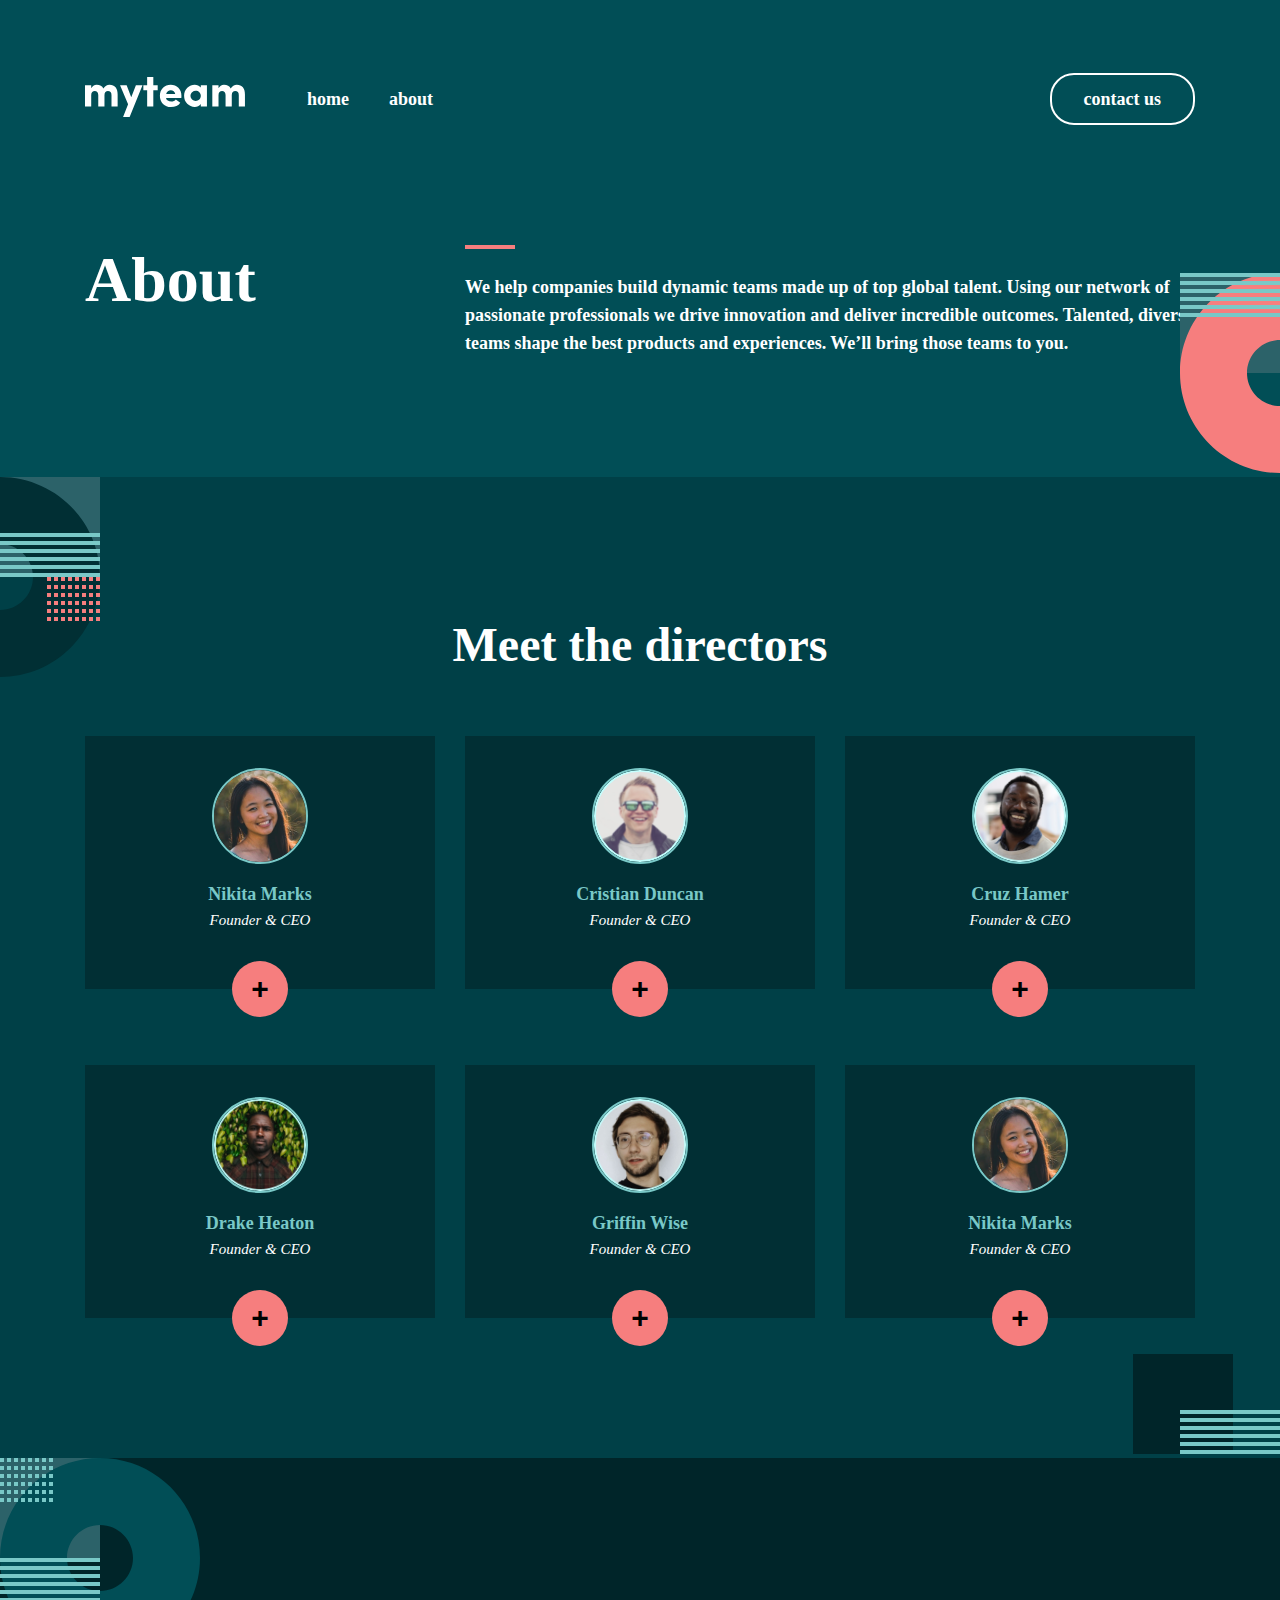
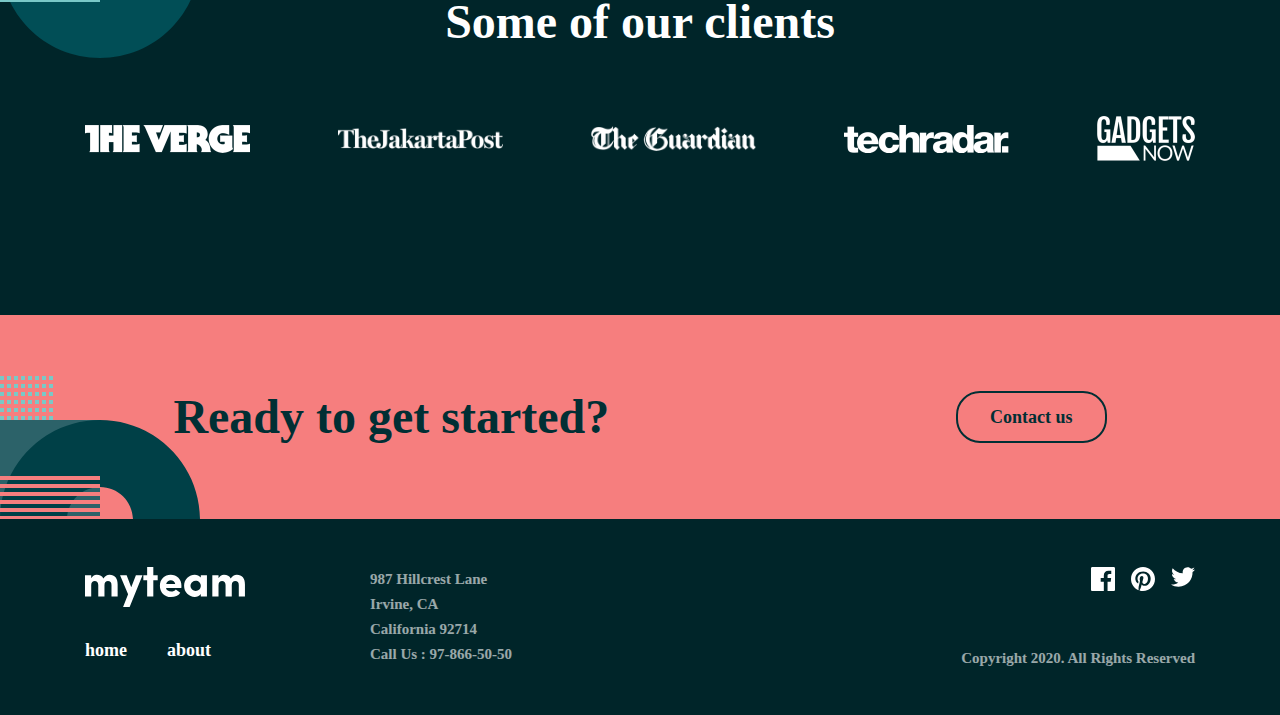
<file: about.html>
<!DOCTYPE html>
<html lang="en">
<head>
  <meta charset="UTF-8">
  <meta name="viewport" content="width=device-width, initial-scale=1.0">

  <link rel="icon" type="image/png" sizes="32x32" href="./img/favicon-32x32.png">
  
  <title>About Page | myteam website </title>
    <!-- links main.css file -->
    <link rel="stylesheet" href="./css/main.css">
    <!-- links medida css file -->
    <link rel="stylesheet" href="./css/media.css">
</head>
<body>

     <!-- SITE-HEADER -->
  <div class="site-header-hero">
    <header class="site-header header">
      <div class="container d-flex">
        <a href="#!" class="site-header__logo logo">
          <img src="./img/logo.svg" alt="Site logo" class="logo-image">
        </a>

        <div class="site-menu__bar">
          <span class="site-menu__line"></span>
        </div>
        <nav class="header-nav nav">
          <ul class="nav-list">
            <li class="nav-item">
              <a href="./index.html" class="nav-link">home</a>
            </li>
            <li class="nav-item">
              <a href="./about.html" class="nav-link">about</a>
            </li>
          </ul>
          <a href="./contact.html" class="site-header__link contact-us primary-btn">contact us</a>
          
        </nav>
       
      </div>
    </header>
   
   
  </div>
  <!-- SITE-HEADER -->

  <!-- about-section -->
  <section class="about">
      <div class="about-companies">
        <div class="container">
         <div class="about-content">
          <h1 class="about-title">About</h1>
          <p class="about-desc">We help companies build dynamic teams made up of top global talent. Using our network of passionate professionals we drive innovation and deliver incredible outcomes. Talented, diverse teams shape the best products and experiences. We’ll bring those teams to you.</p>
         </div>
        </div>
      </div>

      <div class="about-team team">
        <div class="container">
          <h2 class="team-title">Meet the directors</h2>
          <div class="team-cards">
            <div class="team-card">
                <div class="team-ava">
                  <img src="./img/avatar-nikita.jpg" alt="Founder SEO" class="team-ava__image">
                </div>
                <h4 class="team-person__name">Nikita Marks</h4>
                <span class="team-person__job">Founder & CEO</span>
                <button class="team-about__more">+</button>

                <div class="team-card__content">
                  <h4 class="team-person__name">Nikita Marks</h4>
                  <p class="team-person__desc">“Empowered teams create truly amazing products. Set the north star and let them follow it.”</p>
                  <ul class="team-person__social ">
                    <a href="#!" class="social-link">
                      <svg xmlns="http://www.w3.org/2000/svg" width="24" height="20" viewBox="0 0 24 20" fill="none">
                        <path d="M24 2.309C23.117 2.701 22.168 2.965 21.172 3.084C22.189 2.475 22.97 1.51 23.337 0.36C22.386 0.924 21.332 1.334 20.21 1.555C19.313 0.598 18.032 0 16.616 0C13.437 0 11.101 2.966 11.819 6.045C7.728 5.84 4.1 3.88 1.671 0.901C0.381 3.114 1.002 6.009 3.194 7.475C2.388 7.449 1.628 7.228 0.965 6.859C0.911 9.14 2.546 11.274 4.914 11.749C4.221 11.937 3.462 11.981 2.69 11.833C3.316 13.789 5.134 15.212 7.29 15.252C5.22 16.875 2.612 17.6 0 17.292C2.179 18.689 4.768 19.504 7.548 19.504C16.69 19.504 21.855 11.783 21.543 4.858C22.505 4.163 23.34 3.296 24 2.309Z" fill="currentColor"/>
                        </svg>
                    </a>
                    <a href="#!" class="social-link">
                      <svg xmlns="http://www.w3.org/2000/svg" width="20" height="20" viewBox="0 0 20 20" fill="none">
                        <path fill-rule="evenodd" clip-rule="evenodd" d="M2 0H18C19.1 0 20 0.9 20 2V18C20 19.1 19.1 20 18 20H2C0.9 20 0 19.1 0 18V2C0 0.9 0.9 0 2 0ZM6 17V8H3V17H6ZM4.5 6.3C3.5 6.3 2.7 5.5 2.7 4.5C2.7 3.5 3.5 2.7 4.5 2.7C5.5 2.7 6.3 3.5 6.3 4.5C6.3 5.5 5.5 6.3 4.5 6.3ZM14 17H17V11.3C17 9.4 15.4 7.8 13.5 7.8C12.6 7.8 11.5 8.4 11 9.2V8H8V17H11V11.7C11 10.9 11.7 10.2 12.5 10.2C13.3 10.2 14 10.9 14 11.7V17Z" fill="currentColor"/>
                        </svg>
                    </a>
                  </ul>
                </div>
            </div>
            <div class="team-card">
              <div class="team-ava">
                <img src="./img/Oval.svg " alt="Founder SEO" class="team-ava__image">
              </div>
              <h4 class="team-person__name">Cristian Duncan</h4>
              <span class="team-person__job">Founder & CEO</span>
              <button class="team-about__more">+</button>

              <div class="team-card__content">
                <h4 class="team-person__name">Nikita Marks</h4>
                <p class="team-person__desc">“Empowered teams create truly amazing products. Set the north star and let them follow it.”</p>
                <ul class="team-person__social ">
                  <a href="#!" class="social-link">
                    <svg xmlns="http://www.w3.org/2000/svg" width="24" height="20" viewBox="0 0 24 20" fill="none">
                      <path d="M24 2.309C23.117 2.701 22.168 2.965 21.172 3.084C22.189 2.475 22.97 1.51 23.337 0.36C22.386 0.924 21.332 1.334 20.21 1.555C19.313 0.598 18.032 0 16.616 0C13.437 0 11.101 2.966 11.819 6.045C7.728 5.84 4.1 3.88 1.671 0.901C0.381 3.114 1.002 6.009 3.194 7.475C2.388 7.449 1.628 7.228 0.965 6.859C0.911 9.14 2.546 11.274 4.914 11.749C4.221 11.937 3.462 11.981 2.69 11.833C3.316 13.789 5.134 15.212 7.29 15.252C5.22 16.875 2.612 17.6 0 17.292C2.179 18.689 4.768 19.504 7.548 19.504C16.69 19.504 21.855 11.783 21.543 4.858C22.505 4.163 23.34 3.296 24 2.309Z" fill="currentColor"/>
                      </svg>
                  </a>
                  <a href="#!" class="social-link">
                    <svg xmlns="http://www.w3.org/2000/svg" width="20" height="20" viewBox="0 0 20 20" fill="none">
                      <path fill-rule="evenodd" clip-rule="evenodd" d="M2 0H18C19.1 0 20 0.9 20 2V18C20 19.1 19.1 20 18 20H2C0.9 20 0 19.1 0 18V2C0 0.9 0.9 0 2 0ZM6 17V8H3V17H6ZM4.5 6.3C3.5 6.3 2.7 5.5 2.7 4.5C2.7 3.5 3.5 2.7 4.5 2.7C5.5 2.7 6.3 3.5 6.3 4.5C6.3 5.5 5.5 6.3 4.5 6.3ZM14 17H17V11.3C17 9.4 15.4 7.8 13.5 7.8C12.6 7.8 11.5 8.4 11 9.2V8H8V17H11V11.7C11 10.9 11.7 10.2 12.5 10.2C13.3 10.2 14 10.9 14 11.7V17Z" fill="currentColor"/>
                      </svg>
                  </a>
                </ul>
              </div>
            </div>
            <div class="team-card">
              <div class="team-ava">
                <img src="./img/Oval (2).png" alt="Founder SEO" class="team-ava__image">
              </div>
              <h4 class="team-person__name">Cruz Hamer</h4>
              <span class="team-person__job">Founder & CEO</span>
              <button class="team-about__more">+</button>

              <div class="team-card__content">
                <h4 class="team-person__name">Nikita Marks</h4>
                <p class="team-person__desc">“Empowered teams create truly amazing products. Set the north star and let them follow it.”</p>
                <ul class="team-person__social ">
                  <a href="#!" class="social-link">
                    <svg xmlns="http://www.w3.org/2000/svg" width="24" height="20" viewBox="0 0 24 20" fill="none">
                      <path d="M24 2.309C23.117 2.701 22.168 2.965 21.172 3.084C22.189 2.475 22.97 1.51 23.337 0.36C22.386 0.924 21.332 1.334 20.21 1.555C19.313 0.598 18.032 0 16.616 0C13.437 0 11.101 2.966 11.819 6.045C7.728 5.84 4.1 3.88 1.671 0.901C0.381 3.114 1.002 6.009 3.194 7.475C2.388 7.449 1.628 7.228 0.965 6.859C0.911 9.14 2.546 11.274 4.914 11.749C4.221 11.937 3.462 11.981 2.69 11.833C3.316 13.789 5.134 15.212 7.29 15.252C5.22 16.875 2.612 17.6 0 17.292C2.179 18.689 4.768 19.504 7.548 19.504C16.69 19.504 21.855 11.783 21.543 4.858C22.505 4.163 23.34 3.296 24 2.309Z" fill="currentColor"/>
                      </svg>
                  </a>
                  <a href="#!" class="social-link">
                    <svg xmlns="http://www.w3.org/2000/svg" width="20" height="20" viewBox="0 0 20 20" fill="none">
                      <path fill-rule="evenodd" clip-rule="evenodd" d="M2 0H18C19.1 0 20 0.9 20 2V18C20 19.1 19.1 20 18 20H2C0.9 20 0 19.1 0 18V2C0 0.9 0.9 0 2 0ZM6 17V8H3V17H6ZM4.5 6.3C3.5 6.3 2.7 5.5 2.7 4.5C2.7 3.5 3.5 2.7 4.5 2.7C5.5 2.7 6.3 3.5 6.3 4.5C6.3 5.5 5.5 6.3 4.5 6.3ZM14 17H17V11.3C17 9.4 15.4 7.8 13.5 7.8C12.6 7.8 11.5 8.4 11 9.2V8H8V17H11V11.7C11 10.9 11.7 10.2 12.5 10.2C13.3 10.2 14 10.9 14 11.7V17Z" fill="currentColor"/>
                      </svg>
                  </a>
                </ul>
              </div>
            </div>
            <div class="team-card">
              <div class="team-ava">
                <img src="./img/Oval (3).png" alt="Founder SEO" class="team-ava__image">
              </div>
              <h4 class="team-person__name">Drake Heaton</h4>
              <span class="team-person__job">Founder & CEO</span>
              <button class="team-about__more">+</button>

              <div class="team-card__content">
                <h4 class="team-person__name">Nikita Marks</h4>
                <p class="team-person__desc">“Empowered teams create truly amazing products. Set the north star and let them follow it.”</p>
                <ul class="team-person__social ">
                  <a href="#!" class="social-link">
                    <svg xmlns="http://www.w3.org/2000/svg" width="24" height="20" viewBox="0 0 24 20" fill="none">
                      <path d="M24 2.309C23.117 2.701 22.168 2.965 21.172 3.084C22.189 2.475 22.97 1.51 23.337 0.36C22.386 0.924 21.332 1.334 20.21 1.555C19.313 0.598 18.032 0 16.616 0C13.437 0 11.101 2.966 11.819 6.045C7.728 5.84 4.1 3.88 1.671 0.901C0.381 3.114 1.002 6.009 3.194 7.475C2.388 7.449 1.628 7.228 0.965 6.859C0.911 9.14 2.546 11.274 4.914 11.749C4.221 11.937 3.462 11.981 2.69 11.833C3.316 13.789 5.134 15.212 7.29 15.252C5.22 16.875 2.612 17.6 0 17.292C2.179 18.689 4.768 19.504 7.548 19.504C16.69 19.504 21.855 11.783 21.543 4.858C22.505 4.163 23.34 3.296 24 2.309Z" fill="currentColor"/>
                      </svg>
                  </a>
                  <a href="#!" class="social-link">
                    <svg xmlns="http://www.w3.org/2000/svg" width="20" height="20" viewBox="0 0 20 20" fill="none">
                      <path fill-rule="evenodd" clip-rule="evenodd" d="M2 0H18C19.1 0 20 0.9 20 2V18C20 19.1 19.1 20 18 20H2C0.9 20 0 19.1 0 18V2C0 0.9 0.9 0 2 0ZM6 17V8H3V17H6ZM4.5 6.3C3.5 6.3 2.7 5.5 2.7 4.5C2.7 3.5 3.5 2.7 4.5 2.7C5.5 2.7 6.3 3.5 6.3 4.5C6.3 5.5 5.5 6.3 4.5 6.3ZM14 17H17V11.3C17 9.4 15.4 7.8 13.5 7.8C12.6 7.8 11.5 8.4 11 9.2V8H8V17H11V11.7C11 10.9 11.7 10.2 12.5 10.2C13.3 10.2 14 10.9 14 11.7V17Z" fill="currentColor"/>
                      </svg>
                  </a>
                </ul>
              </div>
            </div>
            <div class="team-card">
              <div class="team-ava">
                <img src="./img/Oval (4).png" alt="Founder SEO" class="team-ava__image">
              </div>
              <h4 class="team-person__name">Griffin Wise</h4>
              <span class="team-person__job">Founder & CEO</span>
              <button class="team-about__more">+</button>

              <div class="team-card__content">
                <h4 class="team-person__name">Nikita Marks</h4>
                <p class="team-person__desc">“Empowered teams create truly amazing products. Set the north star and let them follow it.”</p>
                <ul class="team-person__social ">
                  <a href="#!" class="social-link">
                    <svg xmlns="http://www.w3.org/2000/svg" width="24" height="20" viewBox="0 0 24 20" fill="none">
                      <path d="M24 2.309C23.117 2.701 22.168 2.965 21.172 3.084C22.189 2.475 22.97 1.51 23.337 0.36C22.386 0.924 21.332 1.334 20.21 1.555C19.313 0.598 18.032 0 16.616 0C13.437 0 11.101 2.966 11.819 6.045C7.728 5.84 4.1 3.88 1.671 0.901C0.381 3.114 1.002 6.009 3.194 7.475C2.388 7.449 1.628 7.228 0.965 6.859C0.911 9.14 2.546 11.274 4.914 11.749C4.221 11.937 3.462 11.981 2.69 11.833C3.316 13.789 5.134 15.212 7.29 15.252C5.22 16.875 2.612 17.6 0 17.292C2.179 18.689 4.768 19.504 7.548 19.504C16.69 19.504 21.855 11.783 21.543 4.858C22.505 4.163 23.34 3.296 24 2.309Z" fill="currentColor"/>
                      </svg>
                  </a>
                  <a href="#!" class="social-link">
                    <svg xmlns="http://www.w3.org/2000/svg" width="20" height="20" viewBox="0 0 20 20" fill="none">
                      <path fill-rule="evenodd" clip-rule="evenodd" d="M2 0H18C19.1 0 20 0.9 20 2V18C20 19.1 19.1 20 18 20H2C0.9 20 0 19.1 0 18V2C0 0.9 0.9 0 2 0ZM6 17V8H3V17H6ZM4.5 6.3C3.5 6.3 2.7 5.5 2.7 4.5C2.7 3.5 3.5 2.7 4.5 2.7C5.5 2.7 6.3 3.5 6.3 4.5C6.3 5.5 5.5 6.3 4.5 6.3ZM14 17H17V11.3C17 9.4 15.4 7.8 13.5 7.8C12.6 7.8 11.5 8.4 11 9.2V8H8V17H11V11.7C11 10.9 11.7 10.2 12.5 10.2C13.3 10.2 14 10.9 14 11.7V17Z" fill="currentColor"/>
                      </svg>
                  </a>
                </ul>
              </div>
            </div>
            <div class="team-card">
              <div class="team-ava">
                <img src="./img/avatar-nikita.jpg" alt="Founder SEO" class="team-ava__image">
              </div>
              <h4 class="team-person__name">Nikita Marks</h4>
              <span class="team-person__job">Founder & CEO</span>
              <button class="team-about__more active">+</button>

              <div class="team-card__content">
                <h4 class="team-person__name">Nikita Marks</h4>
                <p class="team-person__desc">“Empowered teams create truly amazing products. Set the north star and let them follow it.”</p>
                <ul class="team-person__social ">
                  <a href="#!" class="social-link">
                    <svg xmlns="http://www.w3.org/2000/svg" width="24" height="20" viewBox="0 0 24 20" fill="none">
                      <path d="M24 2.309C23.117 2.701 22.168 2.965 21.172 3.084C22.189 2.475 22.97 1.51 23.337 0.36C22.386 0.924 21.332 1.334 20.21 1.555C19.313 0.598 18.032 0 16.616 0C13.437 0 11.101 2.966 11.819 6.045C7.728 5.84 4.1 3.88 1.671 0.901C0.381 3.114 1.002 6.009 3.194 7.475C2.388 7.449 1.628 7.228 0.965 6.859C0.911 9.14 2.546 11.274 4.914 11.749C4.221 11.937 3.462 11.981 2.69 11.833C3.316 13.789 5.134 15.212 7.29 15.252C5.22 16.875 2.612 17.6 0 17.292C2.179 18.689 4.768 19.504 7.548 19.504C16.69 19.504 21.855 11.783 21.543 4.858C22.505 4.163 23.34 3.296 24 2.309Z" fill="currentColor"/>
                      </svg>
                  </a>
                  <a href="#!" class="social-link">
                    <svg xmlns="http://www.w3.org/2000/svg" width="20" height="20" viewBox="0 0 20 20" fill="none">
                      <path fill-rule="evenodd" clip-rule="evenodd" d="M2 0H18C19.1 0 20 0.9 20 2V18C20 19.1 19.1 20 18 20H2C0.9 20 0 19.1 0 18V2C0 0.9 0.9 0 2 0ZM6 17V8H3V17H6ZM4.5 6.3C3.5 6.3 2.7 5.5 2.7 4.5C2.7 3.5 3.5 2.7 4.5 2.7C5.5 2.7 6.3 3.5 6.3 4.5C6.3 5.5 5.5 6.3 4.5 6.3ZM14 17H17V11.3C17 9.4 15.4 7.8 13.5 7.8C12.6 7.8 11.5 8.4 11 9.2V8H8V17H11V11.7C11 10.9 11.7 10.2 12.5 10.2C13.3 10.2 14 10.9 14 11.7V17Z" fill="currentColor"/>
                      </svg>
                  </a>
                </ul>
              </div>
            </div>
          </div>
        </div>
      </div>

      <!-- our clients -->
      <div class="clients">
        <div class="container">
          <h2 class="our-client__title">Some of our clients</h2>
          <div class="client-items">
            <a href="#!" class="cleint-logo__link">
              <img src="./img/logo-the-verge.png" alt="The-verge image" class="client-logo">
            </a>
            <a href="#!" class="cleint-logo__link">
              <img src="./img/logo-jakarta-post.png" alt="The-jakarta image" class="client-logo">
            </a>
            <a href="#!" class="cleint-logo__link">
              <img src="./img/logo-the-guardian.png" alt="The-guardian image" class="client-logo">
            </a>
            
            <a href="#!" class="cleint-logo__link">
              <img src="./img/logo-tech-radar.png" alt="The-radar image" class="client-logo">
            </a>
            <a href="#!" class="cleint-logo__link">
              <img src="./img/logo-gadgets-now.png" style="height: 45px;" alt="The-gadgets image" class="client-logo">
            </a>
          </div>
        </div>
      </div>
       <!-- our clients -->
       <!-- contact -->
    <div class="contact">
      <div class="contact-content">
        <h3 class="contact-title">Ready to get started?</h3>
        <a href="#!" class="contact-btn primary-btn">Contact us</a>
      </div>
  </div>
  <!-- contact -->
  </section>
    <!-- about-section -->

     <!-- SITE-FOOTER -->
  <footer class="site-footer">
    <div class="container">
      <div class="footer-info">
        <div class="footer-menu">
          <div class="footer-menu__list">
            <a href="./index.html" class="footer-logo logo">
              <img src="./img/logo.svg" alt="Site logo" class="footer-logo__image">
            </a>
            <ul class="nav-list">
              <li class="nav-item">
                <a href="./index.html" class="nav-link">home</a>
              </li>
              <li class="nav-item">
                <a href="./about.html" class="nav-link">about</a>
              </li>
            </ul>
          </div>
          <p class="footer-contact">
            987  Hillcrest Lane <br>Irvine, CA <br> California  92714 <br>Call Us : <a href="tel:998978665050" class="footer-contact__phone">97-866-50-50</a>
          </p>
        </div>
        <div class="footer-social social">
          <ul class="social-list">
            <a href="#!" class="social-link">
              <svg xmlns="http://www.w3.org/2000/svg" width="24" height="24" viewBox="0 0 24 24" fill="none">
                <path d="M22.675 0H1.325C0.593 0 0 0.593 0 1.325V22.676C0 23.407 0.593 24 1.325 24H12.82V14.706H9.692V11.084H12.82V8.413C12.82 5.313 14.713 3.625 17.479 3.625C18.804 3.625 19.942 3.724 20.274 3.768V7.008L18.356 7.009C16.852 7.009 16.561 7.724 16.561 8.772V11.085H20.148L19.681 14.707H16.561V24H22.677C23.407 24 24 23.407 24 22.675V1.325C24 0.593 23.407 0 22.675 0Z" fill="currentColor"/>
                </svg>
            </a>
            <a href="#!" class="social-link">
              <svg xmlns="http://www.w3.org/2000/svg" width="24" height="24" viewBox="0 0 24 24" fill="none">
                <path d="M12 0C5.373 0 0 5.372 0 12C0 17.084 3.163 21.426 7.627 23.174C7.522 22.225 7.427 20.769 7.669 19.733C7.887 18.796 9.076 13.768 9.076 13.768C9.076 13.768 8.717 13.049 8.717 11.986C8.717 10.318 9.684 9.072 10.888 9.072C11.911 9.072 12.406 9.841 12.406 10.762C12.406 11.791 11.751 13.33 11.412 14.757C11.129 15.951 12.011 16.926 13.189 16.926C15.322 16.926 16.961 14.677 16.961 11.431C16.961 8.558 14.897 6.549 11.949 6.549C8.535 6.549 6.531 9.11 6.531 11.756C6.531 12.787 6.928 13.894 7.424 14.494C7.522 14.613 7.536 14.718 7.507 14.839L7.174 16.199C7.121 16.419 7 16.466 6.772 16.36C5.273 15.662 4.336 13.471 4.336 11.711C4.336 7.926 7.086 4.449 12.265 4.449C16.428 4.449 19.663 7.416 19.663 11.38C19.663 15.516 17.056 18.844 13.436 18.844C12.22 18.844 11.077 18.213 10.686 17.466L9.938 20.319C9.667 21.362 8.936 22.669 8.446 23.465C9.57 23.812 10.763 24 12 24C18.627 24 24 18.627 24 12C24 5.372 18.627 0 12 0Z" fill="currentColor"/>
                </svg>
            </a>
            <a href="#!" class="social-link">
              <svg xmlns="http://www.w3.org/2000/svg" width="24" height="20" viewBox="0 0 24 20" fill="none">
                <path d="M24 2.55699C23.117 2.94899 22.168 3.21299 21.172 3.33199C22.189 2.72299 22.97 1.75799 23.337 0.607986C22.386 1.17199 21.332 1.58199 20.21 1.80299C19.313 0.845986 18.032 0.247986 16.616 0.247986C13.437 0.247986 11.101 3.21399 11.819 6.29299C7.728 6.08799 4.1 4.12799 1.671 1.14899C0.381 3.36199 1.002 6.25699 3.194 7.72299C2.388 7.69699 1.628 7.47599 0.965 7.10699C0.911 9.38799 2.546 11.522 4.914 11.997C4.221 12.185 3.462 12.229 2.69 12.081C3.316 14.037 5.134 15.46 7.29 15.5C5.22 17.123 2.612 17.848 0 17.54C2.179 18.937 4.768 19.752 7.548 19.752C16.69 19.752 21.855 12.031 21.543 5.10599C22.505 4.41099 23.34 3.54399 24 2.55699Z" fill="currentColor"/>
                </svg>
            </a>
          </ul>
          <p class="footer-text">Copyright 2020. All Rights Reserved</p>
        </div>
        
      </div>
    </div>
  </footer>
  <!-- SITE-FOOTER -->
  


  <script src="./js/main.js"></script>
</body>
</html>
</file>
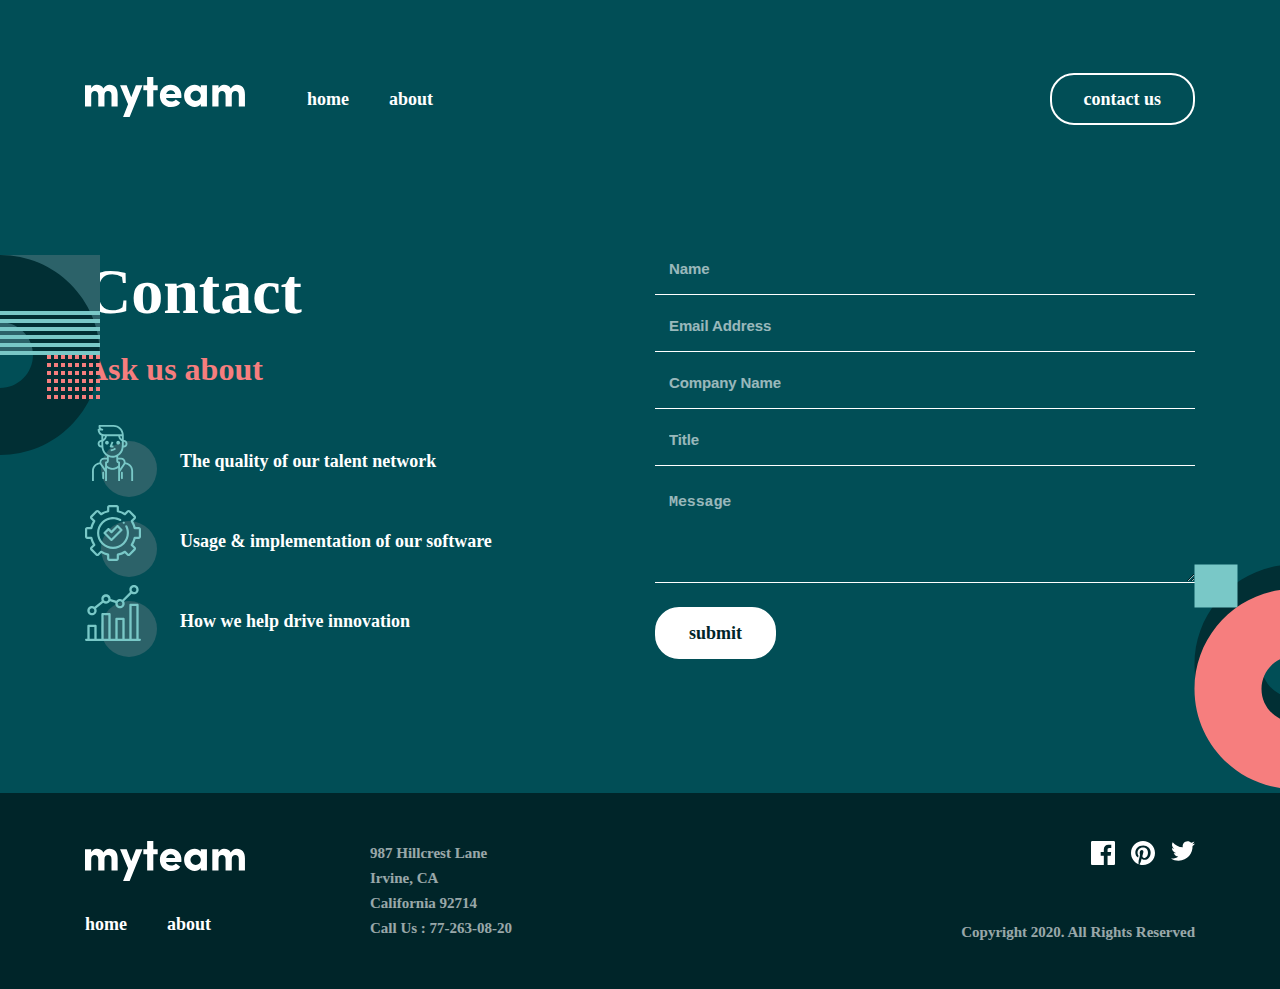
<file: contact.html>
<!DOCTYPE html>
<html lang="en">
<head>
  <meta charset="UTF-8">
  <meta name="viewport" content="width=device-width, initial-scale=1.0">

  <link rel="icon" type="image/png" sizes="32x32" href="./img/favicon-32x32.png">
  <title>Contact Page | myteam website </title>
    <!-- links main.css file -->
    <link rel="stylesheet" href="./css/main.css">
    <!-- links medida css file -->
    <link rel="stylesheet" href="./css/media.css">
</head>
<body>

     <!-- SITE-HEADER -->
  <div class="site-header-hero">
    <header class="site-header header">
      <div class="container d-flex">
        <a href="#!" class="site-header__logo logo">
          <img src="./img/logo.svg" alt="Site logo" class="logo-image">
        </a>

        <div class="site-menu__bar">
          <span class="site-menu__line"></span>
        </div>
        <nav class="header-nav nav">
          <ul class="nav-list">
            <li class="nav-item">
              <a href="./index.html" class="nav-link">home</a>
            </li>
            <li class="nav-item">
              <a href="./about.html" class="nav-link">about</a>
            </li>
          </ul>
          <a href="./contact.html" class="site-header__link contact-us primary-btn">contact us</a>
          
        </nav>
       
      </div>
    </header>
   
  </div>
  <!-- SITE-HEADER -->

  <!-- contact-section -->
  <div class="contact-page">
      <div class="container">
        <div class="contact-page__inner">
          <div class="contact-page__desc">
            <h1 class="contact-page__headline">Contact</h1>
            <p class="contact-page__ask">Ask us about</p>
              <div class="contact-page__use">
                <div class="contact-page__user--item">
                  <svg xmlns="http://www.w3.org/2000/svg" width="72" height="72" viewBox="0 0 72 72" fill="none">
                    <circle cx="44" cy="44" r="28" fill="#2C6269"/>
                    <path fill-rule="evenodd" clip-rule="evenodd" d="M14.496 0H28.496C34.1567 0 38.7627 4.606 38.7627 10.2666V10.2667V14.9333C40.8217 14.9333 42.496 16.6078 42.496 18.6667C42.496 20.7256 40.8217 22.4 38.7627 22.4H38.5502C38.2615 26.0674 36.1978 29.2747 33.1626 31.101V32.6667H36.112C38.6031 32.6667 40.6294 34.693 40.6293 37.1842C40.63 37.2541 40.6291 37.3238 40.6266 37.3934L40.7479 37.4014C44.9638 37.9624 48.096 41.5427 48.0961 45.7333V56H46.2294V45.7334C46.2294 42.4733 43.7934 39.6891 40.5613 39.258L40.1566 39.2323C40.0736 39.3986 39.98 39.5606 39.8761 39.7172L35.0293 46.9513V56H33.1626V42.9565C31.5588 44.1449 29.6055 44.8 27.5627 44.8C25.5195 44.8 23.5664 44.1451 21.9627 42.9571V56H20.096V46.9507L15.2512 39.7198C15.1466 39.5623 15.0525 39.3996 14.9691 39.2326L14.5026 39.2634C11.332 39.689 8.896 42.4732 8.896 45.7333V56H7.0293V45.7333C7.0293 41.5426 10.1616 37.9633 14.3167 37.407L14.4985 37.3946C14.4956 37.3215 14.4946 37.2481 14.4952 37.1746C14.4952 34.6929 16.5214 32.6666 19.0125 32.6666H21.9627V31.1315C19.2935 29.5509 17.3031 26.8626 16.7203 23.577C16.6624 23.2503 16.6185 22.9208 16.5905 22.5904L16.5759 22.4H16.3627C14.3037 22.4 12.6294 20.7255 12.6294 18.6666C12.6294 16.6077 14.3037 14.9333 16.3627 14.9333H16.3641L16.3628 10.5691C14.1573 9.51877 12.6294 7.26788 12.6294 4.66659C12.6294 4.15144 13.0475 3.7333 13.5627 3.7333H14.0639C13.7447 3.18358 13.5627 2.54603 13.5627 1.86659V0.933297C13.5627 0.418141 13.9808 0 14.496 0ZM33.1626 35.672V34.5334H36.112C37.5736 34.5334 38.7627 35.7234 38.7627 37.1934C38.7683 37.7264 38.6153 38.2415 38.3231 38.6811L35.0293 43.5973V37.5387C35.0294 37.0226 34.6121 36.6053 34.096 36.6053H33.9373C33.4893 36.5287 33.1589 36.1377 33.1626 35.672ZM29.5135 32.4996C30.1284 32.3806 30.7238 32.2126 31.2959 32V35.6636C31.2866 36.8807 32.0566 37.9363 33.1626 38.3254V40.4479C31.7317 42.032 29.7088 42.9333 27.5627 42.9333C25.4165 42.9333 23.3937 42.0319 21.9627 40.4494V38.3264C23.0678 37.9373 23.8377 36.8826 23.8294 35.672V32.0136C25.0094 32.4416 26.2731 32.6723 27.5731 32.6723C28.2124 32.6723 28.8621 32.6153 29.5135 32.4996ZM20.096 37.5387V43.5959L16.8043 38.6829C16.5103 38.2414 16.3572 37.7253 16.3628 37.1839C16.3627 35.7224 17.5517 34.5333 19.0134 34.5333H21.9627V35.6786C21.9655 36.1377 21.636 36.5288 21.188 36.6054H21.0293C20.5141 36.6054 20.096 37.0226 20.096 37.5387ZM35.1288 11.1999H36.8963L36.8972 14.0611C36.1836 13.4162 35.4006 12.4564 35.1288 11.1999ZM33.2297 11.1999C33.6439 14.0413 35.8705 15.7542 36.8979 16.4045L36.8988 19.5273L36.7019 22.0715C36.4424 26.3238 33.34 29.8584 29.1727 30.6647C24.2037 31.5467 19.4399 28.2213 18.557 23.2503C18.5094 22.9796 18.473 22.7071 18.4506 22.4401L18.2294 19.6V16.4032C19.2576 15.752 21.4817 14.0394 21.8956 11.1999H33.2297ZM16.3627 16.8H16.3647L16.3655 19.6719L16.432 20.5333H16.3627C15.3333 20.5333 14.496 19.6961 14.496 18.6666C14.496 17.6372 15.3333 16.8 16.3627 16.8ZM19.9966 11.1999C19.7249 12.4555 18.9427 13.4148 18.2294 14.0597V11.1334C18.5343 11.1772 18.8459 11.1999 19.1627 11.1999H19.9966ZM38.7627 19.6V16.8C39.7921 16.8 40.6294 17.6372 40.6294 18.6667C40.6294 19.6961 39.7923 20.5334 38.7627 20.5334H38.6914L38.7627 19.6ZM14.5903 5.6C15.0234 7.72702 16.9097 9.3333 19.1627 9.3333V9.33341H36.8437C36.378 5.13898 32.8127 1.8667 28.496 1.8667H15.4293C15.4293 2.89625 16.2666 3.73341 17.296 3.73341C17.8112 3.73341 18.2293 4.15155 18.2293 4.6667C18.2293 5.18186 17.8112 5.6 17.296 5.6H14.5903ZM23.8294 17.7333C23.8294 18.7642 22.9937 19.6 21.9627 19.6C20.9318 19.6 20.096 18.7642 20.096 17.7333C20.096 16.7023 20.9318 15.8666 21.9627 15.8666C22.9937 15.8666 23.8294 16.7023 23.8294 17.7333ZM33.1627 19.6C34.1937 19.6 35.0294 18.7642 35.0294 17.7333C35.0294 16.7023 34.1937 15.8666 33.1627 15.8666C32.1318 15.8666 31.296 16.7023 31.296 17.7333C31.296 18.7642 32.1318 19.6 33.1627 19.6ZM27.0746 20.5333L28.4288 17.1472L26.6957 16.4537L24.829 21.1204C24.7141 21.4079 24.7497 21.7346 24.9233 21.9903C25.0968 22.246 25.3863 22.4 25.6961 22.4H28.4961V20.5333H27.0746ZM25.8547 24.2667C27.3079 24.2657 28.6743 23.7001 29.7028 22.6726L31.0226 23.9933C29.6421 25.3727 27.8063 26.1324 25.8547 26.1334H25.696V24.2667H25.8547ZM17.2961 47.6C17.2961 47.0839 17.7142 46.6667 18.2294 46.6667C18.7446 46.6667 19.1627 47.0839 19.1627 47.6V53.2C19.1627 53.7161 18.7446 54.1333 18.2294 54.1333C17.7142 54.1333 17.2961 53.7161 17.2961 53.2V47.6ZM35.9627 47.6C35.9627 47.0839 36.3799 46.6667 36.896 46.6667C37.4121 46.6667 37.8294 47.0839 37.8293 47.6V53.2C37.8293 53.7161 37.4121 54.1333 36.896 54.1333C36.3799 54.1333 35.9627 53.7161 35.9627 53.2V47.6Z" fill="#79C8C7"/>
                    </svg>
                    <p class="contact-page__text">The quality of our talent network</p>
                </div>
                <div class="contact-page__user--item">
                  <svg xmlns="http://www.w3.org/2000/svg" width="72" height="72" viewBox="0 0 72 72" fill="none">
                    <circle cx="44" cy="44" r="28" fill="#2C6269"/>
                    <path fill-rule="evenodd" clip-rule="evenodd" d="M33.9062 53.8125C33.9062 55.0186 32.9249 56 31.7188 56H24.2812C23.0751 56 22.0938 55.0186 22.0938 53.8125V50.5471C20.0357 50.0092 18.0717 49.1948 16.2354 48.1177L13.9244 50.4287C13.0712 51.2815 11.6835 51.2815 10.8307 50.4287L5.57129 45.1693C4.71851 44.3165 4.71851 42.9288 5.57129 42.076L7.88226 39.7646C6.80518 37.9283 5.99084 35.9643 5.45294 33.9062H2.1875C0.981384 33.9062 0 32.9249 0 31.7188V24.2812C0 23.0751 0.981384 22.0938 2.1875 22.0938H5.44568C5.98187 20.0323 6.79535 18.0648 7.87244 16.2251L5.57129 13.924C4.71851 13.0712 4.71851 11.6835 5.57129 10.8307L10.8307 5.57129C11.6835 4.71851 13.0712 4.71851 13.9244 5.57129L16.2174 7.86475C18.0588 6.78253 20.0289 5.96478 22.0938 5.42517V2.1875C22.0938 0.981384 23.0751 0 24.2812 0H31.7188C32.9249 0 33.9062 0.981384 33.9062 2.1875V5.41791C35.9741 5.95581 37.948 6.77271 39.7924 7.85449L42.076 5.57129C42.9288 4.71851 44.3165 4.71851 45.1693 5.57129L50.4287 10.8307C51.2815 11.6835 51.2815 13.0712 50.4287 13.9244L48.1455 16.2076C49.2273 18.052 50.0442 20.0259 50.5821 22.0938H53.8125C55.0186 22.0938 56 23.0751 56 24.2812V31.7188C56 32.9249 55.0186 33.9062 53.8125 33.9062H50.5748C50.0352 35.9711 49.217 37.9412 48.1353 39.7826L50.4283 42.076C51.2811 42.9288 51.2811 44.3165 50.4283 45.1693L45.1693 50.4287C44.3165 51.2815 42.9288 51.2815 42.0756 50.4287L39.7749 48.1276C37.9348 49.2047 35.9673 50.0181 33.9062 50.5543V53.8125ZM16.0713 45.641C16.2747 45.641 16.4785 45.6974 16.6596 45.8127C18.7407 47.1415 21.0167 48.0853 23.4238 48.618C23.9249 48.7291 24.2812 49.173 24.2812 49.6862V53.8125H31.7188V49.6921C31.7188 49.1786 32.0759 48.7343 32.5775 48.624C34.988 48.0934 37.2674 47.1509 39.3519 45.823C39.7843 45.5474 40.3504 45.6094 40.7131 45.9721L43.6227 48.8817L48.8817 43.6227L45.9785 40.7195C45.6154 40.3564 45.5538 39.7894 45.8307 39.3566C47.1641 37.2717 48.1118 34.9902 48.6462 32.5762C48.7569 32.0751 49.2012 31.7188 49.7139 31.7188H53.8125V24.2812H49.7199C49.2064 24.2812 48.762 23.9241 48.6518 23.4225C48.1199 21.0051 47.174 18.7202 45.8405 16.6318C45.5645 16.199 45.6265 15.6329 45.9892 15.2698L48.8817 12.3773L43.6227 7.11835L40.7302 10.0108C40.3675 10.3735 39.801 10.4355 39.3682 10.1595C37.2798 8.82605 34.9949 7.88055 32.5775 7.34821C32.0759 7.23798 31.7188 6.79364 31.7188 6.28009V2.1875H24.2812V6.28607C24.2812 6.79919 23.9249 7.2431 23.4242 7.35419C21.0098 7.88867 18.7283 8.83588 16.6434 10.1693C16.211 10.4462 15.6436 10.3846 15.2809 10.0215L12.3773 7.11835L7.11835 12.3773L10.0279 15.2873C10.3906 15.6496 10.4526 16.2157 10.177 16.6481C8.84912 18.7326 7.90662 21.012 7.37598 23.4225C7.26575 23.9241 6.82141 24.2812 6.30786 24.2812H2.1875V31.7188H6.31384C6.82697 31.7188 7.27087 32.0755 7.38196 32.5762C7.91473 34.9838 8.85895 37.2593 10.1873 39.3404C10.4633 39.7732 10.4017 40.3397 10.0386 40.7025L7.11835 43.6227L12.3773 48.8821L15.2975 45.9614C15.509 45.7504 15.7889 45.641 16.0713 45.641ZM16.7083 39.2917C19.8217 42.4046 23.9108 43.9615 28 43.9615C32.0892 43.9615 36.1783 42.4046 39.2917 39.2917C44.1597 34.4241 45.3646 27.0182 42.2901 20.8641C42.0201 20.3237 41.363 20.1041 40.8229 20.3741C40.2825 20.6441 40.0633 21.3012 40.3333 21.8417C42.9865 27.1528 41.9462 33.5439 37.7451 37.7451C35.0581 40.432 31.5295 41.7753 28 41.7748C24.4714 41.7744 20.9419 40.4312 18.2554 37.7451C12.8819 32.3716 12.8819 23.6284 18.2554 18.2554C22.6026 13.9077 29.38 12.9691 34.736 15.9726C35.2628 16.2682 35.9293 16.0807 36.2249 15.5535C36.5201 15.0267 36.3326 14.3602 35.8058 14.0649C32.8296 12.3961 29.3181 11.7219 25.9167 12.1671C22.4039 12.6268 19.2197 14.1974 16.7083 16.7083C10.4821 22.9346 10.4821 33.0654 16.7083 39.2917ZM38.7572 18.8138C38.4684 18.8138 38.1873 18.6976 37.9826 18.4929C37.7792 18.2896 37.6635 18.0084 37.6635 17.72C37.6635 17.4321 37.7792 17.1501 37.9826 16.9467C38.186 16.7429 38.4684 16.6263 38.7572 16.6263C39.0447 16.6263 39.3267 16.7429 39.5305 16.9467C39.7339 17.1501 39.851 17.4321 39.851 17.72C39.851 18.0084 39.7339 18.2896 39.5305 18.4929C39.3259 18.6976 39.0447 18.8138 38.7572 18.8138ZM26.4564 36.0574C26.1663 36.0574 25.8881 35.9421 25.683 35.737L18.7664 28.8199C18.3391 28.3931 18.3391 27.7005 18.7664 27.2733L22.6893 23.3499C22.8944 23.1448 23.1725 23.0298 23.4626 23.0298C23.7527 23.0298 24.0313 23.1448 24.2364 23.3499L26.4564 25.5703L31.764 20.263C32.1909 19.8358 32.8834 19.8358 33.3107 20.263L37.2341 24.1864C37.6609 24.6132 37.6609 25.3058 37.2341 25.733L27.2301 35.737C27.0246 35.9421 26.7465 36.0574 26.4564 36.0574ZM21.0863 28.0466L26.4564 33.4166L34.9137 24.9597L32.5374 22.5834L27.2301 27.8906C27.025 28.0957 26.7465 28.2111 26.4564 28.2111C26.1663 28.2111 25.8881 28.0957 25.683 27.8906L23.4626 25.6702L21.0863 28.0466Z" fill="#79C8C7"/>
                    </svg>
                    <p class="contact-page__text">Usage & implementation of our software</p>
                </div>
                <div class="contact-page__user--item">
                  <svg xmlns="http://www.w3.org/2000/svg" width="72" height="72" viewBox="0 0 72 72" fill="none">
                    <circle cx="44" cy="44" r="28" fill="#2C6269"/>
                    <path fill-rule="evenodd" clip-rule="evenodd" d="M44.3333 4.6667C44.3333 2.093 46.4263 0 49 0C51.5737 0 53.6667 2.093 53.6667 4.6667C53.6667 7.24041 51.5737 9.33341 49 9.33341C48.1355 9.33341 47.3252 9.09726 46.6303 8.68608L39.0194 16.297C39.4306 16.992 39.6667 17.8022 39.6667 18.6667C39.6667 21.2404 37.5737 23.3334 35 23.3334C32.4263 23.3334 30.3333 21.2404 30.3333 18.6667C30.3333 18.4032 30.3552 18.1447 30.3974 17.893L25.0246 16.3608C24.2129 17.7396 22.7129 18.6667 21 18.6667C19.9493 18.6667 18.9788 18.3179 18.1981 17.73L11.0811 23.4046C11.4541 24.075 11.6667 24.8465 11.6667 25.6667C11.6667 28.2404 9.5737 30.3334 7 30.3334C4.4263 30.3334 2.3333 28.2404 2.3333 25.6667C2.3333 23.093 4.4263 21 7 21C7.90488 21 8.75035 21.2587 9.46631 21.7061L16.7404 15.9062C16.4788 15.3239 16.3333 14.6787 16.3333 14C16.3333 11.4263 18.4263 9.3333 21 9.3333C23.5737 9.3333 25.6667 11.4263 25.6667 14C25.6667 14.0389 25.6662 14.0777 25.6653 14.1165L31.3656 15.742C32.2217 14.6803 33.5327 14 35 14C35.8645 14 36.6748 14.2361 37.3697 14.6473L44.9806 7.03637C44.5694 6.34145 44.3333 5.5312 44.3333 4.6667ZM19.2225 15.5101C19.209 15.491 19.1948 15.4722 19.18 15.4537C19.1649 15.4348 19.1494 15.4164 19.1334 15.3987C18.8404 15.0086 18.6667 14.524 18.6667 14C18.6667 12.7143 19.712 11.6667 21 11.6667C22.288 11.6667 23.3333 12.7144 23.3333 14C23.3333 15.2857 22.288 16.3333 21 16.3333C20.2882 16.3333 19.6506 16.0133 19.2225 15.5101ZM8.61291 23.982C8.1938 23.5805 7.62552 23.3334 7 23.3334C5.712 23.3334 4.6667 24.381 4.6667 25.6667C4.6667 26.9523 5.712 28 7 28C8.288 28 9.3333 26.9523 9.3333 25.6667C9.3333 25.0421 9.08657 24.4737 8.68515 24.0543C8.66023 24.0314 8.63612 24.0073 8.61291 23.982ZM47.3975 6.3613C47.3831 6.34522 47.3681 6.32945 47.3527 6.314C47.3373 6.29859 47.3215 6.28369 47.3055 6.26933C46.9096 5.85087 46.6667 5.28643 46.6667 4.6667C46.6667 3.381 47.712 2.33341 49 2.33341C50.288 2.33341 51.3333 3.38111 51.3333 4.6667C51.3333 5.9523 50.288 7 49 7C48.3796 7 47.8155 6.75694 47.3975 6.3613ZM52.5 18.6667C53.144 18.6667 53.6667 19.1893 53.6667 19.8334V53.6667H54.8333C55.4773 53.6667 56 54.1893 56.0001 54.8333C56.0001 55.4773 55.4774 56 54.8334 56H52.5159L52.5 56.0001H45.5L45.4841 56H38.5159L38.5 56.0001H31.5L31.4841 56H24.5159L24.5 56.0001H17.5L17.4841 56H10.5H3.5H1.1667C0.522703 56 0 55.4773 0 54.8333C0 54.1893 0.522703 53.6667 1.1667 53.6667H2.3333V40.8334C2.3333 40.1894 2.856 39.6667 3.5 39.6667H10.5C11.144 39.6667 11.6667 40.1893 11.6667 40.8333V53.6667H16.3333V29.1667C16.3333 28.5227 16.856 28 17.5 28H24.5C25.144 28 25.6667 28.5227 25.6667 29.1667V53.6667H30.3333V33.8334C30.3333 33.1894 30.856 32.6667 31.5 32.6667H38.5C39.144 32.6667 39.6667 33.1893 39.6667 33.8334V53.6667H44.3333V19.8334C44.3333 19.1894 44.856 18.6667 45.5 18.6667H52.5ZM51.3333 21V53.6667H46.6666V21H51.3333ZM37.3333 53.6667V35H32.6666V53.6667H37.3333ZM18.6666 30.3333H23.3333V53.6667H18.6666V30.3333ZM9.33341 53.6667V42H4.6667V53.6667H9.3333H9.33341ZM35 21C33.712 21 32.6667 19.9523 32.6667 18.6667C32.6667 17.381 33.712 16.3334 35 16.3334C36.288 16.3334 37.3333 17.3811 37.3333 18.6667C37.3333 19.9523 36.288 21 35 21Z" fill="#79C8C7"/>
                    </svg>
                    <p class="contact-page__text">How we help drive innovation</p>
                </div>
              </div>
          </div>
          <div class="contact-page__form">
            <form action="" class="form-group" method="POST">
              <input type="text" placeholder="Name" required class="form-control">
              <input type="email" placeholder="Email Address" required class="form-control">
              <input type="text" placeholder="Company Name" required class="form-control">
              <input type="text" placeholder="Title " required class="form-control">
              <textarea name="" id="" cols="30" rows="5" class="form-control" placeholder="Message"></textarea>
              <button type="submit" class="form-btn secondary-btn">submit</button>
            </form>
          </div>
        </div>
      </div>
  </div>
    <!-- contact-section -->

     <!-- SITE-FOOTER -->
  <footer class="site-footer">
    <div class="container">
      <div class="footer-info">
        <div class="footer-menu">
          <div class="footer-menu__list">
            <a href="./index.html" class="footer-logo logo">
              <img src="./img/logo.svg" alt="Site logo" class="footer-logo__image">
            </a>
            <ul class="nav-list">
              <li class="nav-item">
                <a href="./index.html" class="nav-link">home</a>
              </li>
              <li class="nav-item">
                <a href="./about.html" class="nav-link">about</a>
              </li>
            </ul>
          </div>
          <p class="footer-contact">
            987  Hillcrest Lane <br>Irvine, CA <br> California  92714 <br>Call Us : <a href="tel:998978665050" class="footer-contact__phone">77-263-08-20</a>
          </p>
        </div>
        <div class="footer-social social">
          <ul class="social-list">
            <a href="#!" class="social-link">
              <svg xmlns="http://www.w3.org/2000/svg" width="24" height="24" viewBox="0 0 24 24" fill="none">
                <path d="M22.675 0H1.325C0.593 0 0 0.593 0 1.325V22.676C0 23.407 0.593 24 1.325 24H12.82V14.706H9.692V11.084H12.82V8.413C12.82 5.313 14.713 3.625 17.479 3.625C18.804 3.625 19.942 3.724 20.274 3.768V7.008L18.356 7.009C16.852 7.009 16.561 7.724 16.561 8.772V11.085H20.148L19.681 14.707H16.561V24H22.677C23.407 24 24 23.407 24 22.675V1.325C24 0.593 23.407 0 22.675 0Z" fill="currentColor"/>
                </svg>
            </a>
            <a href="#!" class="social-link">
              <svg xmlns="http://www.w3.org/2000/svg" width="24" height="24" viewBox="0 0 24 24" fill="none">
                <path d="M12 0C5.373 0 0 5.372 0 12C0 17.084 3.163 21.426 7.627 23.174C7.522 22.225 7.427 20.769 7.669 19.733C7.887 18.796 9.076 13.768 9.076 13.768C9.076 13.768 8.717 13.049 8.717 11.986C8.717 10.318 9.684 9.072 10.888 9.072C11.911 9.072 12.406 9.841 12.406 10.762C12.406 11.791 11.751 13.33 11.412 14.757C11.129 15.951 12.011 16.926 13.189 16.926C15.322 16.926 16.961 14.677 16.961 11.431C16.961 8.558 14.897 6.549 11.949 6.549C8.535 6.549 6.531 9.11 6.531 11.756C6.531 12.787 6.928 13.894 7.424 14.494C7.522 14.613 7.536 14.718 7.507 14.839L7.174 16.199C7.121 16.419 7 16.466 6.772 16.36C5.273 15.662 4.336 13.471 4.336 11.711C4.336 7.926 7.086 4.449 12.265 4.449C16.428 4.449 19.663 7.416 19.663 11.38C19.663 15.516 17.056 18.844 13.436 18.844C12.22 18.844 11.077 18.213 10.686 17.466L9.938 20.319C9.667 21.362 8.936 22.669 8.446 23.465C9.57 23.812 10.763 24 12 24C18.627 24 24 18.627 24 12C24 5.372 18.627 0 12 0Z" fill="currentColor"/>
                </svg>
            </a>
            <a href="#!" class="social-link">
              <svg xmlns="http://www.w3.org/2000/svg" width="24" height="20" viewBox="0 0 24 20" fill="none">
                <path d="M24 2.55699C23.117 2.94899 22.168 3.21299 21.172 3.33199C22.189 2.72299 22.97 1.75799 23.337 0.607986C22.386 1.17199 21.332 1.58199 20.21 1.80299C19.313 0.845986 18.032 0.247986 16.616 0.247986C13.437 0.247986 11.101 3.21399 11.819 6.29299C7.728 6.08799 4.1 4.12799 1.671 1.14899C0.381 3.36199 1.002 6.25699 3.194 7.72299C2.388 7.69699 1.628 7.47599 0.965 7.10699C0.911 9.38799 2.546 11.522 4.914 11.997C4.221 12.185 3.462 12.229 2.69 12.081C3.316 14.037 5.134 15.46 7.29 15.5C5.22 17.123 2.612 17.848 0 17.54C2.179 18.937 4.768 19.752 7.548 19.752C16.69 19.752 21.855 12.031 21.543 5.10599C22.505 4.41099 23.34 3.54399 24 2.55699Z" fill="currentColor"/>
                </svg>
            </a>
          </ul>
          <p class="footer-text">Copyright 2020. All Rights Reserved</p>
        </div>
        
      </div>
    </div>
  </footer>
  <!-- SITE-FOOTER -->
  

</body>
</html>
</file>
<file: css/main.css>
@import url(./fonts.css);

/* CUSTOM PROPS */

:root {
    --Midnight-Green: #014E56;
    --Light-Coral: #F67E7E;
    --White: #fff;
    --Rapture-Blue: #79C8C7;
    --Police-Blue: #2C6269;
    --Deep-Jungle-Green: #004047;
    --Sacramento-State-Green: #012F34;
    --Dark-Green: #002529;
    --Levvic-font: "Livvic";
}
/* GLOBAL STYLES */
* {
    margin: 0;
    padding: 0;
    box-sizing: border-box;
}
a {
    text-decoration: none;
}
ul {
    list-style: none;
}
/* CONTAINER */
.container {
    max-width: 1158px;
    width: 100%;
    padding-left: 24px;
    padding-right: 24px;
    margin: auto;
}
/* BODY */
body {
    background-color: var(--Midnight-Green);
    font-family: var(--Levvic-font);
    /* height: 2000px; */
}
/* D-FLEX */
.d-flex {
    display: flex;
    justify-content: space-between;
    align-items: center;
    overflow: hidden;
}
/* ALL-BTN */
.primary-btn {
    display: block;
    padding: 10px 32px;
    border-radius: 24px;
    border: 2px solid var(--White);
    text-align: center;
    font-family: var(--Levvic-font);
    font-weight: 600;
    line-height: 28px;
    font-size: 18px;
    background-color: transparent;
    width: max-content;
    color: var(--White);
    transition: .6s;
}

.primary-btn:hover {
    background-color: var(--White);
    color: var(--Dark-Green);
    cursor: pointer;
}
.primary-btn:active {
    opacity: 0.25;
    background-color: transparent;
    color: var(--White);
}
.secondary-btn {
    display: block;
    padding: 10px 32px;
    border-radius: 24px;
    border: 2px solid var(--White);
    text-align: center;
    font-family: var(--Levvic-font);
    font-weight: 600;
    line-height: 28px;
    font-size: 18px;
    background-color: var(--White);
    width: max-content;
    color: var(--Dark-Green);
    transition: .4s;
}
.secondary-btn:hover {
    background-color: var(--Rapture-Blue);
    border: 2px solid var(--Rapture-Blue);
}

.secondary-btn:active {
    opacity: 0.25;
    background-color: var(--White);
    color: var(--Dark-Green);
}

/* SITE-HEADER */

.site-header-hero {
    overflow: hidden;
}
.site-header {
    padding-top: 73px;
}
.nav {
    width: 80%;
    display: flex;
    align-items: center;
    column-gap: 80px;
    justify-content: space-between;
}
.logo {
    display: block;
}
.logo-image {
    width: 160px;
    height: 40px;
    object-fit: cover;
}
.nav-list {
    display: flex;
    column-gap: 40px;
}

.nav-link {
    color: var(--White);
    font-size: 18px;
    font-weight: 600;
    line-height: 28px;
    transition: .4s;
    
}

.nav-link:hover {
    color: var(--Light-Coral);
    cursor: pointer;
}


/* SITE-HEADER */


/* SITE-HERO */

.site-hero {
    /* padding-top: 129px; */
    display: flex;
    align-items: center;
    height: 100vh;
    position: relative;
}

.site-hero__title {
    max-width: 635px;
    width: 100%;
    font-size: 100px;
    font-weight: 700;
    line-height: 100px;
    color: var(--White);
}
.site-hero__span {
    color: var(--Light-Coral);
}

.site-hero__desc {
    max-width: 445px;
    width: 100%;
    color: var(--White);
    font-size: 18px;
    font-weight: 600;
    line-height: 28px;
}

.site-hero__bottom--img {
    position: absolute;
    bottom: 0;
    object-fit: cover;
   
}

.site-hero__desc::before {
    content: "";
    display: block;
    width: 50px;
    height: 4px;
    background-color: var(--Rapture-Blue);
    margin-bottom: 79px;

}

.site-hero__content::before {
    content: url(../img/bg-befor.png);
    position: absolute;
    left: -10px;
}
/* SITE-HERO */

/* OFFER SECTION */
.offer {
    background-color: var(--Dark-Green);
    padding-top: 198px;
    padding-bottom: 198px;
    position: relative;
    overflow: hidden;
}

.offer::after {
    content: url(../img/bg-pattern-home-3.svg);
    position: absolute;
    right: -100px;
    bottom: 0;
}

.offer-content {
    display: flex;
    justify-content: space-between;
}
.offer-title {
    max-width: 445px;
    width: 100%;
    font-size: 48px;
    font-weight: 700;
    line-height: 48px;
    color: var(--White);
    position: relative;
   
}
.offer-title::before {
    content: "";
    display: block;
    width: 50px;
    height: 4px;
    background-color: var(--Light-Coral);
    position: absolute;
    top: -54px;

 
}

.offer-bulid {
    display: flex;
    flex-direction: column;
    row-gap: 32px;
}
.offer-bulid__item {
    display: flex;
    column-gap: 23px;
    /* align-items: center; */
   
}
.offer-bulid__desc {
    display: flex;
    flex-direction: column;
    row-gap: 16px;
}
.offer-bulid__title {
    color: var(--Light-Coral);
    font-size: 18px;
    font-weight: 700;
    line-height: 28px;
}
.offer-bulid__text {
    max-width: 445px;
    width: 100%;
    font-size: 15px;
    font-weight: 600;
    line-height: 25px;
    opacity: .8;
    color: var(--White);

}
/* OFFER SECTION */

/* DELIVERY SECTION */
.delivery {
    padding-top: 140px;
    padding-bottom: 140px;
    position: relative;
}

.delivery::before {
    content: url(../img/bg-pattern-home-4-about-3.svg);
    position: absolute;
    top: 0;
}

.delivery::after {
    content: url(../img/bg-pattern-home-5.svg);
    position: absolute;
    bottom: 0;
    right: 0;
}

.delivery-content {
    display: flex;
    flex-direction: column;
    row-gap: 56px;
}
.delivery-title {
    max-width: 932px;
    width: 100%;
    text-align: center;
    font-size: 48px;
    font-weight: 700;
    line-height: 48px;
    color: var(--White);
    margin: auto;
}
.delivery-title::after {
    content: "success stories.";
    color: var(--Rapture-Blue);
}
.delivery-cards {
    display: flex;
   column-gap: 30px;
}
.delivery-card {
    max-width: 350px;
    width: 100%;
    text-align: center;
}
.delivery-card__desc {
    color: var(--White);
    font-size: 15px;
    font-weight: 600;
    line-height: 25px;
    display: flex;
   
    flex-direction: column;
    align-items: center;
    position: relative;
}

.delivery-card__desc::before {
    content: url(../img/icon-quotes.svg);
    position: absolute;
    top: -30%;
    text-align: center;
    z-index: -1;
   
}
.delivery-card__body {
    margin-top: 24px;
    margin-bottom: 32px;
}
.delivery-card__name {
    color: var(--Rapture-Blue);
    font-size: 18px;
    font-weight: 700;
    line-height: 28px;
}
.delivery-card__jobs {
    font-size: 13px;
    font-weight: 500;
    line-height: 18px;
    color: var(--White);
    font-style: italic;
}
.delivery-card__ava {
    width: 62px;
    height: 62px;
    border-radius: 50%;
    overflow: hidden;
    border: 2px solid #C4FFFE;
    margin: auto;
}
.delivery-card__ava--img {
    width: 100%;
    height: 100%;
    border-radius: 50%;
    object-fit: cover;
}
/* DELIVERY SECTION */

/* CONTACT SECTION */

.contact {
    background-color: var(--Light-Coral);
    padding-top: 76px;
    padding-bottom: 76px;
    position: relative;
    overflow: hidden;
}
.contact::before {
    content: url(../img/bg-pattern-home-6-about-5.svg);
    position: absolute;
    bottom: -5px;
}
.contact-content {
    display: flex;
    justify-content: space-around;
    align-items: center;
}
.contact-title {
    font-size: 48px;
    font-weight: 700;
    line-height: 48px;
    color: var(--Sacramento-State-Green);
}
.contact-btn {
    border: 2px solid var(--Sacramento-State-Green);
    color: var(--Sacramento-State-Green);
}

.contact-btn:hover {
    background-color: var(--Sacramento-State-Green);
    color: var(--White);
}


/* CONTACT SECTION */


/* ABOUT PAGE */

    /* ABOUT COMPANIES */
    .about-companies {
        padding-top: 120px;
        padding-bottom: 120px;
        position: relative;
        overflow: hidden;
    }
    .about-companies::after {
        content: url(../img/bg-pattern-about-1-mobile-nav-1.svg);
        position: absolute;
        right: -100px;
        bottom: 0;
    }
    .about-content {
        display: flex;
        justify-content: space-between;
    }
    .about-title {
        color: var(--White);
        font-size: 64px;
        font-weight: 700;
        line-height: 70px;
    }
    .about-desc {
        max-width: 730px;
        width: 100%;
        font-size: 18px;
        font-weight: 600;
        line-height: 28px;
        color: var(--White);
        display: flex;
        flex-direction: column;
        row-gap: 24px;
    }

    .about-desc::before {
        content: "";
        display: block;
        width: 50px;
        height: 4px;
        background-color: var(--Light-Coral);
    }
    /* ABOUT COMPANIES */


    /* ABOUT TEAM */

    .team {
        padding-top: 140px;
        padding-bottom: 140px;
        background-color: var(--Deep-Jungle-Green);
        position: relative;
        overflow: hidden;
    }

    .team::before {
        content: url(../img/bg-pattern-about-2-contact-1.svg);
        position: absolute;
        top: 0;
        left: -100px;
    }
    
    .team::after {
        content: url(../img/bg-pattern-home-4-about-3.svg);
        position: absolute;
        bottom: 0;
        right: 0;
    }

    .team-title {
        color: var(--White);
        font-size: 48px;
        font-weight: 700;
        text-align: center;
        margin-bottom: 64px;
    }
    .team-cards {
        display: flex;
        flex-wrap: wrap;
        column-gap: 30px;
        row-gap: 76px;
    }
    .team-card {
        max-width: 350px;
        width: 100%;
        height: 253px;
        background-color: var(--Sacramento-State-Green);
        padding: 32px 24px 0;
        display: flex;
        flex-direction: column;
        position: relative;
        align-items: center;
    

    }
    .team-ava {
        width: 96px;
        height: 96px;
        border-radius: 50%;
        border: 2px solid var(--Rapture-Blue);
        overflow: hidden;
        margin-bottom: 16px;
    }
    .team-ava__image {
        width: 100%;
        height: 100%;
        object-fit: cover;


    }
    .team-person__name {
        color: var(--Rapture-Blue);
        font-size: 18px;
        font-weight: 700;
        line-height: 28px;
    }
    .team-person__job {
        color: var(--White);
        font-size: 15px;
        font-weight: 500;
        line-height: 25px;
        font-style: italic
    }
    .team-about__more {
        width: 56px;
        height: 56px;
        background-color: var(--Light-Coral);
        border-radius: 50%;
        border: unset;
        font-size: 30px;
        font-weight: 700;
        position: absolute;
        bottom: -28px;
        transition: .4s;
        z-index: 99;
        transition: .4s;
    }
    .team-about__more:hover {
        cursor: pointer;
    }
    
    .team-about__more:hover ~ .team-card__content{
       transform: scale(1);
    } 

    .team-card__content {
        width: 100%;
        height: 100%;
        background-color: var(--Dark-Green);
        position: absolute;
        top: 0;
        left: 0;
        text-align: center;
        padding-top: 35px;
        padding-left: 24px;
        padding-right: 24px;
        /* opacity: 0; */
        transform: scale(0);
        transition: .5s;
    }
    .team-person__desc {
        margin-top: 8px;
        margin-bottom: 24px;
        color: var(--White);
        font-weight: 15px;
        font-weight: 600;
        line-height: 25px;
    }
   
    .team-person__social {
        display: flex;
        column-gap: 16px;
        justify-content: center;
    }

    .active {
        background-color: var(--Light-Coral) !important;
    }

    .active-content {
        transform: scale(1);
    }
  
    /* ABOUT TEAM */

    /* ABOUT CLIENT */
    .clients {
        padding-top: 140px;
        padding-bottom: 150px;
        background-color: var(--Dark-Green);
        position: relative;

    }
    .clients::before {
        content: url(../img/bg-pattern-about-4.svg);
        position: absolute;
        top: 0;
        left: 0;
    }
 
    .our-client__title {
        text-align: center;
        color: var(--White);
        font-size: 48px;
        font-weight: 700;
        line-height: 48px;
        margin-bottom: 70px;
    }
    .client-items {
        display: flex;
        align-items: center;
        justify-content: space-between;
    }
    .cleint-logo__link {
        display: block;
    }
    .client-logo {
        max-width: 165px;
        width: 100%;
        height: auto;
    }
    /* ABOUT CLIENT */

/* ABOUT PAGE */

/* CONTACT PAGE */
.contact-page {
    margin-top: 130px;
    padding-bottom: 128px;
    position: relative;
    overflow: hidden;
}
.contact-page::before {
    content: url(../img/bg-pattern-about-2-contact-1.svg);
    position: absolute;
    left: -100px;
    top: 0;

}
.contact-page::after {
    content: url(../img/bg-pattern-contact-2.svg);
    position: absolute;
    right: -115px;
    bottom: 0;
}

.contact-page__inner {
    display: flex;
    justify-content: space-between;
    align-items: center;
}
.contact-page__desc {
    max-width: 540px;
    width: 100%;
}
.contact-page__headline {
    color: var(--White);
    font-size: 64px;
    font-weight: 700;
    
}
.contact-page__ask {
    color: var(--Light-Coral);
    font-size: 32px;
    font-weight: 700;
    line-height: 48px;
    margin-top: 16px;
    margin-bottom: 32px;
}

.contact-page__user--item {
    display: flex;
    column-gap: 23px;
    align-items: center;
    margin-bottom: 8px;
}
.contact-page__text {
    color: var(--White);
    font-size: 18px;
    font-weight: 700;
    line-height: 28px;
}
.contact-page__form {
    max-width: 540px;
    width: 100%;
  
}
.form-group {
    display: flex;
    flex-direction: column;
    row-gap: 24px;
}
.form-control {
    background-color: transparent;
    border: unset;
    padding-left: 14px;
    padding-bottom: 17px;
    width: 100%;
    border-bottom: 1px solid var(--White);
}
.form-control:focus {
    outline: unset;
}
.form-control::placeholder {
    text-transform: capitalize;
    font-size: 15px;
    font-weight: 600;
    line-height: 25px;
    letter-spacing: -0.115px;
    opacity: .6;
    color: var(--White);
}

.form-control:focus::placeholder {
    opacity: 1;
}


/* CONTACT PAGE */


/* SITE FOOTER */
.site-footer {
    background-color: var(--Dark-Green);
    padding-top: 48px;
    padding-bottom: 48px;
}
.footer-info {
    display: flex;
    justify-content: space-between;
}
.footer-menu {
    display: flex;
    column-gap: 125px;
}
.footer-menu__list {
    display: flex;
    flex-direction: column;
    row-gap: 25px;
}




.footer-contact {
    color: var(--White);
    font-size: 15px;
    font-weight: 600;
    line-height: 25px;
    opacity: .6;
}
.footer-contact__phone {
    color: var(--White);
}

.social {
    text-align: end;
    display: flex;
    flex-direction: column;
    justify-content: space-between;
}
.social-list {
    display: flex;
    column-gap: 16px;
    justify-content: flex-end;
}

.footer-text {
    font-size: 15px;
    font-weight: 600;
    color: var(--White);
    opacity: 0.6;
}
.social-link {
    color: var(--White);
    transition: .4s;
}
.social-link:hover {
    color: var(--Light-Coral);
}
/* SITE FOOTER */
</file>
<file: css/media.css>
@media only screen and (max-width: 768px) {
    .site-header {
      padding-top: 64px;
    }
    .logo {
      margin-right: 48px;
    }
  
    .container {
      padding-left: 40px;
      padding-right: 40px;
    }
    .site-hero__content {
      display: flex;
      flex-direction: column;
      text-align: center;
      row-gap: 24px;
    }
    .site-hero__content::before {
      display: none;
    }
    .site-hero__title {
      font-size: 64px;
      line-height: 56px;
      margin-top: 100px;
    }
    .site-hero__desc {
      max-width: 457px;
      width: 100%;
      font-size: 15px;
      font-weight: 600;
      line-height: 28px;
    }
    .site-hero__desc::before {
      display: none;
    }
    .site-hero__text {
      display: flex;
      flex-direction: column;
      row-gap: 100px;
    }
    .site-hero__bottom--img {
      position: unset;
    }
  
    /* OFFER SECTION */
    .offer {
      padding-top: 136px;
      padding-bottom: 136px;
    }
  
    .offer::after {
      top: 0;
    }
    .offer-content {
      max-width: 573px;
      width: 100%;
      margin: auto;
      flex-wrap: wrap;
      row-gap: 64px;
    }
    .offer-title {
      font-size: 32px;
      line-height: 32px;
    }
    .offer-bulid__text {
      max-width: 478px;
      width: 100%;
    }
    /* OFFER SECTION */
  
    /* DELIVERY SECTION */
    .delivery-content {
      max-width: 573px;
      width: 100%;
      margin: auto;
      display: flex;
      flex-direction: column;
      row-gap: 84px;
    }
    .delivery {
      padding-top: 100px;
      padding-bottom: 100px;
    }
    .delivery-title {
      font-size: 38px;
      line-height: 32px;
    }
    .delivery-cards {
      flex-wrap: wrap;
      width: 100%;
      justify-content: center;
      row-gap: 84px;
    }
    .delivery-card {
      max-width: unset;
      width: 100%;
      text-align: center;
    }
    /* DELIVERY SECTION */
  
    /* CONTACT SECTION */
    .contact::before {
      content: url(../img/bg-pattern-home-6-about-5.svg);
      position: absolute;
      bottom: -14%;
    }
    .contact-content {
      justify-content: space-evenly;
    }
    .contact-title {
      font-size: 32px;
      line-height: 32px;
    }
    /* CONTACT SECTION */
  
    /* ABOUT PAGE */
    .team {
      padding-top: 100px;
      padding-bottom: 128px;
    }
    .team-title {
      font-size: 32px;
      line-height: 32px;
    }
    .team-cards {
      justify-content: center;
      column-gap: 11px;
    }
    .team-card {
      max-width: 281px;
      width: 48%;
    }
    /* ABOUT PAGE */
  
    /* ABOUT CLIENTS */
    .clients {
      overflow: hidden;
      padding-top: 100px;
      padding-bottom: 100px;
    }
    .clients::before {
      top: -100px;
      left: 0;
    }
    .our-client__title {
      font-size: 32px;
      line-height: 32px;
      margin-bottom: 48px;
    }
    .client-logo {
      max-width: 103px;
      width: 100%;
    }
  
  
    /* ABOUT CLIENTS */
  

    /* contact page */
    .contact-page{
      margin-top: 112px;
      padding-bottom: 112px;
    }
    
    .contact-page__inner{
    flex-wrap: wrap;
    justify-content: center;
    row-gap: 64px;

   }
   .contact-page__desc{
    max-width: 515px;
    width:100%;
    text-align: center;
   }
   .contact-page__ask{
    margin-top: 24px;
    margin-bottom: 24px;
   }
  
   

  /* contact page */
    /* SITE FOOTER */
    .site-footer {
      padding-top: 56px;
      padding-bottom: 56px;
    }
    .footer-info {
      flex-wrap: wrap;
      display: unset;
      row-gap: 34px;
    }
    .footer-menu {
      justify-content: space-between;
      margin-bottom: 34px;
    }
    .social {
      flex-direction: row;
      justify-content: space-between;
    }
    .footer-contact {
      text-align: end;
    }
    /* SITE FOOTER */
  
    /* ABOUT COMPANIES */
    .about-companies {
      padding-top: 110px;
      padding-bottom: 110px;
    }
    .about-content {
      flex-direction: column;
      text-align: center;
      align-items: center;
      row-gap: 24px;
    }
    .about-title {
      text-align: center;
      line-height: 56px;
    }
  
    .about-desc {
      max-width: 457px;
      width: 100%;
      font-size: 15px;
    }
  
    .about-desc::before {
      display: none;
    }
  
    /* ABOUT COMPANIES */
  }
  
  
  
  @media only screen and (max-width: 576px) {
    .site-header {
      overflow-x: scroll;
    }
    .container {
      padding-left: 24px;
      padding-right: 24px;
    }
  
    .site-menu__bar {
      width: 20px;
      height: 17px;
      z-index: 99;
      display: flex;
      flex-direction: column;
      justify-content: center;
    }
    .site-menu__line {
      display: block !important;
      width: 100%;
      height: 2px;
      background-color: var(--White);
      position: relative;
      transition: 0.4s;
    }
    .site-menu__line::before {
      content: "";
      display: block;
      width: 100%;
      height: 100%;
      background-color: var(--White);
      position: absolute;
      top: -6px;
      transition: 0.4s;
    }
    .site-menu__line::after {
      content: "";
      display: block;
      width: 100%;
      height: 100%;
      background-color: var(--White);
      position: absolute;
      top: 6px;
      transition: 0.4s;
    }
  
    .site-menu__bar:hover .site-menu__line::before {
      transform: rotate(45deg);
      top: 0;
    }
    .site-menu__bar:hover .site-menu__line::after {
      transform: rotate(-45deg);
      top: 0;
    }
  
    .site-menu__bar:hover .site-menu__line {
      background-color: transparent;
    }
  
    .site-menu__bar:hover ~ .nav {
      opacity: 1;
    }
    .nav {
      position: absolute;
      top: 0;
      right: 0;
      width: 255px;
      height: 100vh;
      flex-direction: column;
      justify-content: center;
      background-color: #2c6269;
      opacity: 0;
      transition: 0.4s;
      row-gap: 36px;
      z-index: 55;
    }
    .nav-list {
      display: flex;
      flex-direction: column;
      row-gap: 24px;
    }
  
    /* OFFER SECTION */
    .offer {
      padding-top: 100px;
      padding-bottom: 64px;
    }
  
    .offer-content {
      max-width: 573px;
      width: 100%;
      margin: auto;
      flex-wrap: wrap;
      row-gap: 64px;
    }
    .offer-title {
      max-width: 240px;
      width: 100%;
      font-size: 32px;
      line-height: 32px;
    }
  
    .offer-bulid__item {
      flex-wrap: wrap;
      text-align: center;
      justify-content: center;
      row-gap: 16px;
    }
    .offer-bulid__desc {
      row-gap: 8px;
    }
    .offer-bulid__text {
      max-width: 478px;
      width: 100%;
      line-height: 25px;
    }
    .offer-bulid {
      row-gap: 48px;
    }
    /* OFFER SECTION */
  
    /* DELIVERY SECTION */
    .delivery-content {
      margin: auto;
      display: flex;
      flex-direction: column;
      row-gap: 84px;
    }
    .delivery {
      padding-top: 100px;
      padding-bottom: 100px;
    }
    .delivery-title {
      font-size: 32px;
      line-height: 32px;
    }
    .delivery-cards {
      flex-wrap: wrap;
      width: 100%;
      justify-content: center;
      row-gap: 84px;
    }
    .delivery-card {
      max-width: unset;
      width: 100%;
      text-align: center;
    }
    /* DELIVERY SECTION */
  
    /* CONTACT SECTION */
    .contact-content {
      max-width: 327px;
      width: 100%;
      flex-wrap: wrap;
  
      text-align: center;
      margin: auto;
      row-gap: 24px;
    }
    /* CONTACT SECTION */
  
    /* ABOUT COMPANIES */
  
    .about-companies {
      padding-top: 80xpx;
      padding-bottom: 108px;
    }
    .about-content {
      row-gap: 16px;
    }
    .about-title {
      text-align: center;
      font-size: 40px;
      line-height: 40px;
    }
  
    .about-desc {
      max-width: 457px;
      width: 100%;
      font-size: 15px;
    }
  
    .about-companies::after {
      bottom: -100px;
    }
  
    .team {
      padding-top: 88px;
      padding-bottom: 116px;
    }
    .team::before {
      top: -100px;
      left: -100px;
    }
    .team-title {
      font-size: 32px;
      line-height: 32px;
      margin-bottom: 48px;
    }
    .team-cards {
      justify-content: center;
      row-gap: 52px;
    }
    .team-card {
      max-width: unset;
      width: 100%;
    }
  
    /* ABOUT COMPANIES */
  
     /* ABOUT CLIENTS */
     .clients {
      overflow: hidden;
      padding-top: 88px;
      padding-bottom: 88px;
    }
    .clients::before {
      top: -100px;
      left: -100px;
    }
    .our-client__title {
      font-size: 32px;
      line-height: 32px;
      margin-bottom: 64px;
    }
    .client-items {
      flex-direction: column;
      row-gap: 57px;
    }
    .client-logo {
      max-width: 146px;
      width: 100%;
      height: auto;
    }
  
  
    /* ABOUT CLIENTS */
    
    /* contact page */
    .contact-page{
      margin-top: 80px;
      padding-bottom: 88px;
    }
    .contact-page::before{
      display: none;
    }
    .contact-page__headline{
      font-size: 40px;
      line-height: 40px;
    }

    .contact-page__inner{
    flex-wrap: wrap;
    justify-content: center;
    row-gap: 64px;

   }
   .contact-page__desc{
    max-width: 515px;
    width:100%;
    text-align: center;
   }
   .contact-page__ask{
    margin-top: 24px;
    margin-bottom: 24px;
   }

  .contact-page__text{
    text-align: center;
    max-width: 232px;
    width: 100%;
  }
   
  .contact-content::after{
    bottom: -100px;
    
  }


  /* contact page */
  
    /* SITE FOOTER */
  
    .site-footer {
      padding-top: 66px;
      padding-bottom: 66px;
    }
    .footer-info {
      flex-wrap: wrap;
      display: unset;
      row-gap: 34px;
    }
    .footer-menu {
      display: flex;
      flex-wrap: wrap;
      margin-bottom: 34px;
      justify-content: center;
    }
    .site-footer .nav-list {
      flex-direction: row;
      justify-content: center;
    }
    .logo {
      margin-right: unset;
      text-align: center;
    }
    .footer-logo__image {
      width: 96px;
    }
    .social {
      flex-direction: row;
      justify-content: center;
      flex-wrap: wrap;
      row-gap: 16px;
    }
    .footer-contact {
      text-align: center;
      margin-top: 24px;
      margin-bottom: 6px;
    }
    /* SITE FOOTER */
  }
</file>
